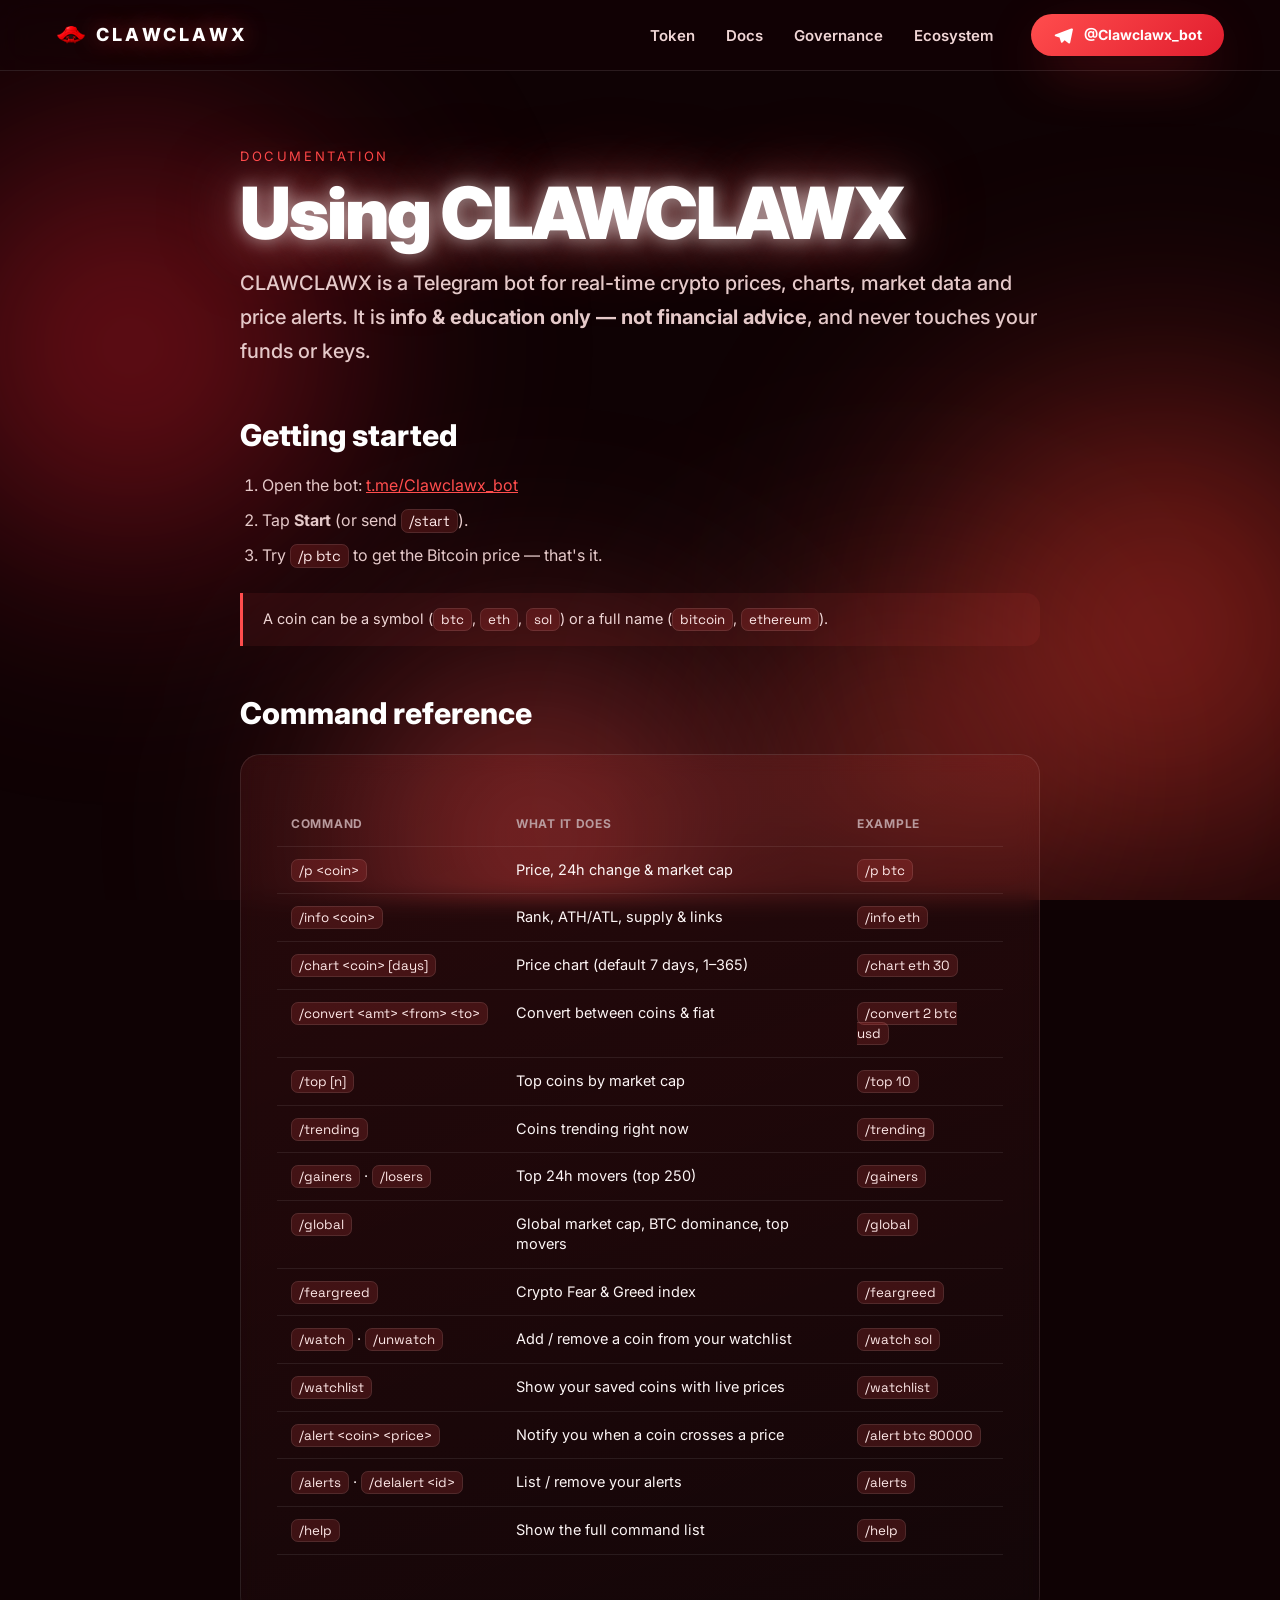
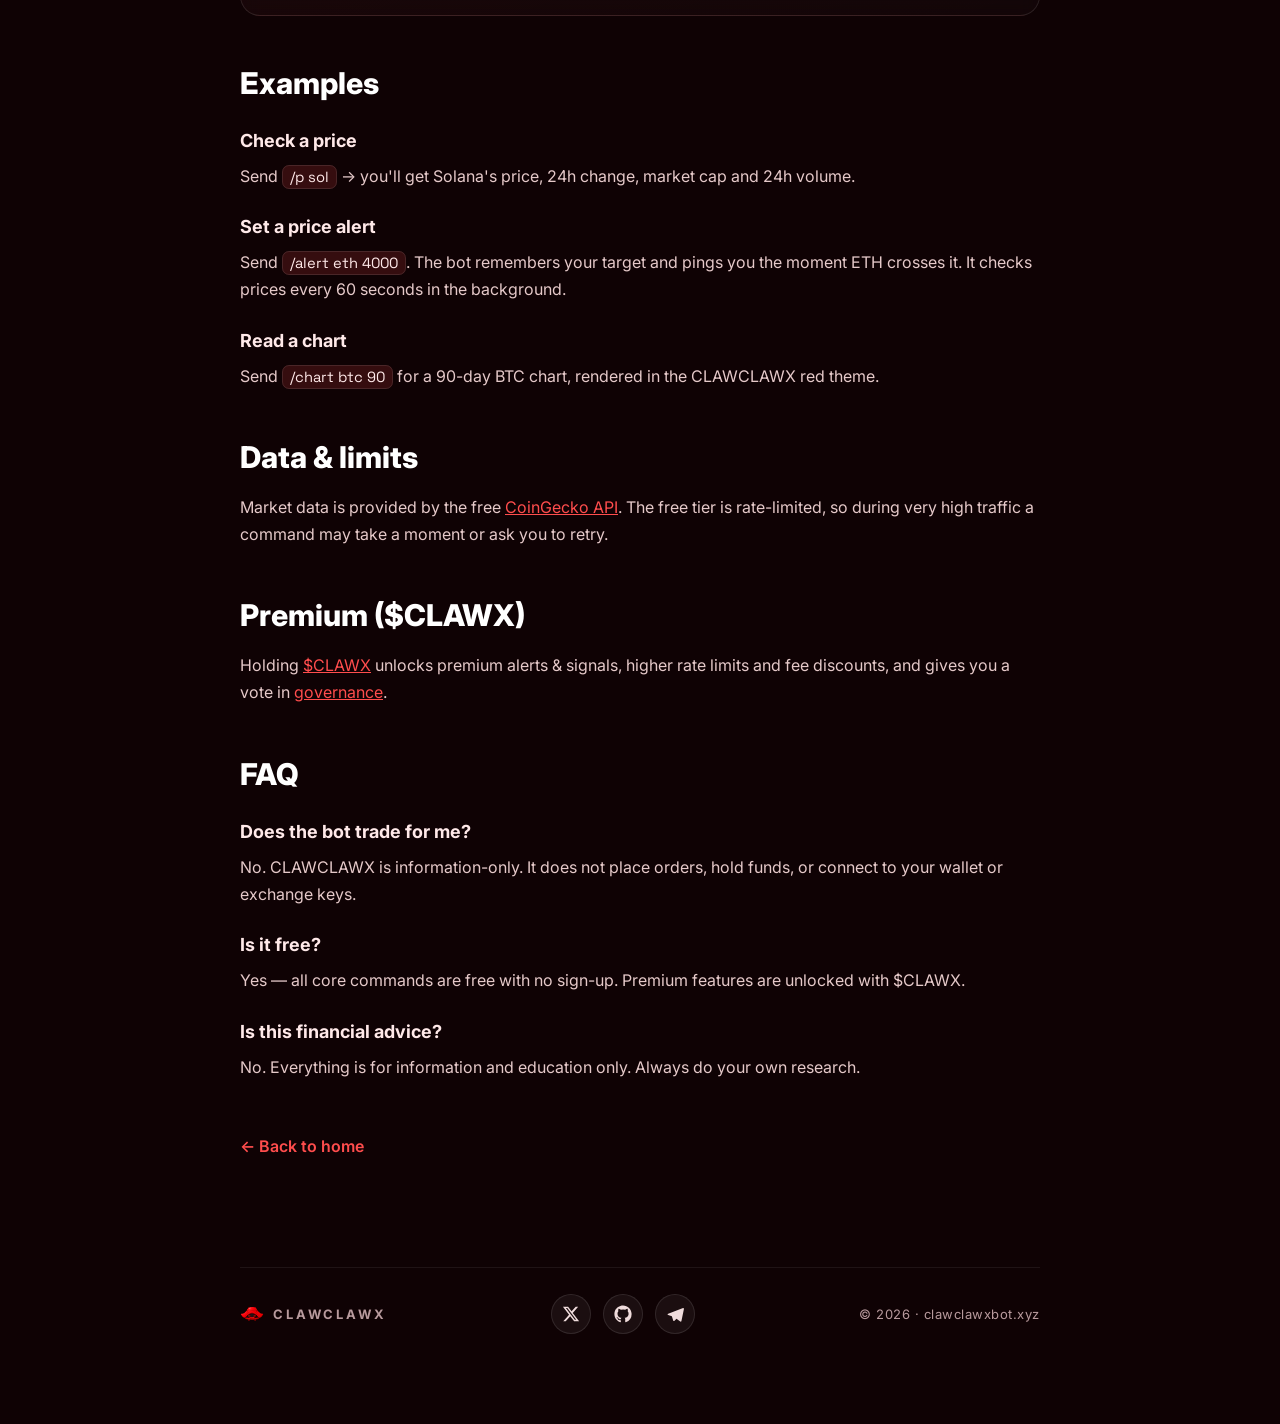
<file: docs.html>
<!DOCTYPE html>
<html lang="en">
<head>
  <meta charset="UTF-8" />
  <meta name="viewport" content="width=device-width, initial-scale=1.0" />
  <title>CLAWCLAWX — Documentation</title>
  <meta name="description" content="How to use the CLAWCLAWX Telegram crypto info bot — commands, examples and FAQ." />
  <link rel="preconnect" href="https://fonts.googleapis.com" />
  <link rel="preconnect" href="https://fonts.gstatic.com" crossorigin />
  <link href="https://fonts.googleapis.com/css2?family=Inter:wght@400;500;600;700;800;900&family=Space+Grotesk:wght@500;600;700&display=swap" rel="stylesheet" />
  <link rel="icon" type="image/png" href="assets/logo.png" />
  <link rel="apple-touch-icon" href="assets/logo.png" />
  <link rel="stylesheet" href="styles.css" />
</head>
<body>
  <!-- ============ NAVBAR ============ -->
  <nav class="nav">
    <a href="index.html" class="nav__brand"><img src="assets/logo.png" alt="" class="nav__logo" />CLAWCLAWX</a>
    <button class="nav__toggle" aria-label="Toggle menu" aria-expanded="false">
      <span></span><span></span><span></span>
    </button>
    <div class="nav__menu">
      <div class="nav__links">
        <a href="index.html#token">Token</a>
        <a href="docs.html">Docs</a>
        <a href="governance.html">Governance</a>
        <a href="index.html#powered">Ecosystem</a>
      </div>
      <a href="https://t.me/Clawclawx_bot" target="_blank" rel="noopener" class="tg-btn nav__cta">
        <svg viewBox="0 0 24 24" class="tg-ic" aria-hidden="true">
          <path d="M21.9 4.3 2.9 11.5c-1.1.4-1 1.6 0 1.9l4.9 1.5 1.8 5.8c.3.8 1.2.9 1.7.3l2.7-2.6 5 3.7c.6.4 1.5.1 1.6-.7L23.9 5.4c.2-1-.7-1.6-1.6-1.2Z"/>
        </svg>
        @Clawclawx_bot
      </a>
    </div>
  </nav>

  <div class="ambient">
    <span class="blob blob--1"></span>
    <span class="blob blob--2"></span>
    <span class="blob blob--3"></span>
    <span class="blob blob--4"></span>
  </div>

  <main class="page">
    <span class="page__eyebrow">Documentation</span>
    <h1 class="glow">Using CLAWCLAWX</h1>
    <p class="page__intro">
      CLAWCLAWX is a Telegram bot for real-time crypto prices, charts, market data
      and price alerts. It is <strong>info &amp; education only — not financial
      advice</strong>, and never touches your funds or keys.
    </p>

    <h2>Getting started</h2>
    <ol>
      <li>Open the bot: <a href="https://t.me/Clawclawx_bot" target="_blank" rel="noopener">t.me/Clawclawx_bot</a></li>
      <li>Tap <strong>Start</strong> (or send <code>/start</code>).</li>
      <li>Try <code>/p btc</code> to get the Bitcoin price — that's it.</li>
    </ol>
    <div class="note">
      A coin can be a symbol (<code>btc</code>, <code>eth</code>, <code>sol</code>)
      or a full name (<code>bitcoin</code>, <code>ethereum</code>).
    </div>

    <h2>Command reference</h2>
    <div class="page__card">
      <table class="cmd-table">
        <thead>
          <tr><th>Command</th><th>What it does</th><th>Example</th></tr>
        </thead>
        <tbody>
          <tr><td><code>/p &lt;coin&gt;</code></td><td>Price, 24h change &amp; market cap</td><td><code>/p btc</code></td></tr>
          <tr><td><code>/info &lt;coin&gt;</code></td><td>Rank, ATH/ATL, supply &amp; links</td><td><code>/info eth</code></td></tr>
          <tr><td><code>/chart &lt;coin&gt; [days]</code></td><td>Price chart (default 7 days, 1–365)</td><td><code>/chart eth 30</code></td></tr>
          <tr><td><code>/convert &lt;amt&gt; &lt;from&gt; &lt;to&gt;</code></td><td>Convert between coins &amp; fiat</td><td><code>/convert 2 btc usd</code></td></tr>
          <tr><td><code>/top [n]</code></td><td>Top coins by market cap</td><td><code>/top 10</code></td></tr>
          <tr><td><code>/trending</code></td><td>Coins trending right now</td><td><code>/trending</code></td></tr>
          <tr><td><code>/gainers</code> · <code>/losers</code></td><td>Top 24h movers (top 250)</td><td><code>/gainers</code></td></tr>
          <tr><td><code>/global</code></td><td>Global market cap, BTC dominance, top movers</td><td><code>/global</code></td></tr>
          <tr><td><code>/feargreed</code></td><td>Crypto Fear &amp; Greed index</td><td><code>/feargreed</code></td></tr>
          <tr><td><code>/watch</code> · <code>/unwatch</code></td><td>Add / remove a coin from your watchlist</td><td><code>/watch sol</code></td></tr>
          <tr><td><code>/watchlist</code></td><td>Show your saved coins with live prices</td><td><code>/watchlist</code></td></tr>
          <tr><td><code>/alert &lt;coin&gt; &lt;price&gt;</code></td><td>Notify you when a coin crosses a price</td><td><code>/alert btc 80000</code></td></tr>
          <tr><td><code>/alerts</code> · <code>/delalert &lt;id&gt;</code></td><td>List / remove your alerts</td><td><code>/alerts</code></td></tr>
          <tr><td><code>/help</code></td><td>Show the full command list</td><td><code>/help</code></td></tr>
        </tbody>
      </table>
    </div>

    <h2>Examples</h2>
    <h3>Check a price</h3>
    <p>Send <code>/p sol</code> → you'll get Solana's price, 24h change, market cap and 24h volume.</p>
    <h3>Set a price alert</h3>
    <p>Send <code>/alert eth 4000</code>. The bot remembers your target and pings you the moment ETH crosses it. It checks prices every 60 seconds in the background.</p>
    <h3>Read a chart</h3>
    <p>Send <code>/chart btc 90</code> for a 90-day BTC chart, rendered in the CLAWCLAWX red theme.</p>

    <h2>Data &amp; limits</h2>
    <p>Market data is provided by the free <a href="https://www.coingecko.com/en/api" target="_blank" rel="noopener">CoinGecko API</a>. The free tier is rate-limited, so during very high traffic a command may take a moment or ask you to retry.</p>

    <h2>Premium ($CLAWX)</h2>
    <p>Holding <a href="index.html#token">$CLAWX</a> unlocks premium alerts &amp; signals, higher rate limits and fee discounts, and gives you a vote in <a href="governance.html">governance</a>.</p>

    <h2>FAQ</h2>
    <h3>Does the bot trade for me?</h3>
    <p>No. CLAWCLAWX is information-only. It does not place orders, hold funds, or connect to your wallet or exchange keys.</p>
    <h3>Is it free?</h3>
    <p>Yes — all core commands are free with no sign-up. Premium features are unlocked with $CLAWX.</p>
    <h3>Is this financial advice?</h3>
    <p>No. Everything is for information and education only. Always do your own research.</p>

    <a href="index.html" class="page__back">&larr; Back to home</a>

    <footer class="foot">
      <span class="brand"><img src="assets/logo.png" alt="" class="brand__logo" />CLAWCLAWX</span>
      <div class="socials">
        <a href="https://x.com/clawclawxbot" target="_blank" rel="noopener" aria-label="X (Twitter)">
          <svg viewBox="0 0 24 24" aria-hidden="true"><path d="M18.244 2.25h3.308l-7.227 8.26 8.502 11.24h-6.66l-5.214-6.817L4.99 21.75H1.68l7.73-8.835L1.254 2.25H8.08l4.713 6.231 5.45-6.231Zm-1.161 17.52h1.833L7.084 4.126H5.117L17.083 19.77Z"/></svg>
        </a>
        <a href="https://github.com/clawclawxbot" target="_blank" rel="noopener" aria-label="GitHub">
          <svg viewBox="0 0 24 24" aria-hidden="true"><path d="M12 .5C5.73.5.5 5.73.5 12c0 5.08 3.29 9.39 7.86 10.91.58.11.79-.25.79-.56 0-.28-.01-1.02-.02-2-3.2.7-3.88-1.54-3.88-1.54-.52-1.33-1.28-1.68-1.28-1.68-1.05-.72.08-.7.08-.7 1.16.08 1.77 1.19 1.77 1.19 1.03 1.77 2.7 1.26 3.36.96.1-.75.4-1.26.73-1.55-2.55-.29-5.23-1.28-5.23-5.69 0-1.26.45-2.29 1.19-3.1-.12-.29-.52-1.46.11-3.05 0 0 .97-.31 3.18 1.18a11 11 0 0 1 5.79 0c2.21-1.49 3.18-1.18 3.18-1.18.63 1.59.23 2.76.11 3.05.74.81 1.19 1.84 1.19 3.1 0 4.42-2.69 5.4-5.25 5.68.41.36.78 1.05.78 2.12 0 1.53-.01 2.77-.01 3.15 0 .31.21.68.8.56A11.51 11.51 0 0 0 23.5 12C23.5 5.73 18.27.5 12 .5Z"/></svg>
        </a>
        <a href="https://t.me/clawclawx" target="_blank" rel="noopener" aria-label="Telegram">
          <svg viewBox="0 0 24 24" aria-hidden="true"><path d="M21.9 4.3 2.9 11.5c-1.1.4-1 1.6 0 1.9l4.9 1.5 1.8 5.8c.3.8 1.2.9 1.7.3l2.7-2.6 5 3.7c.6.4 1.5.1 1.6-.7L23.9 5.4c.2-1-.7-1.6-1.6-1.2Z"/></svg>
        </a>
      </div>
      <span>© 2026 · clawclawxbot.xyz</span>
    </footer>
  </main>

  <script src="script.js"></script>
</body>
</html>
</file>
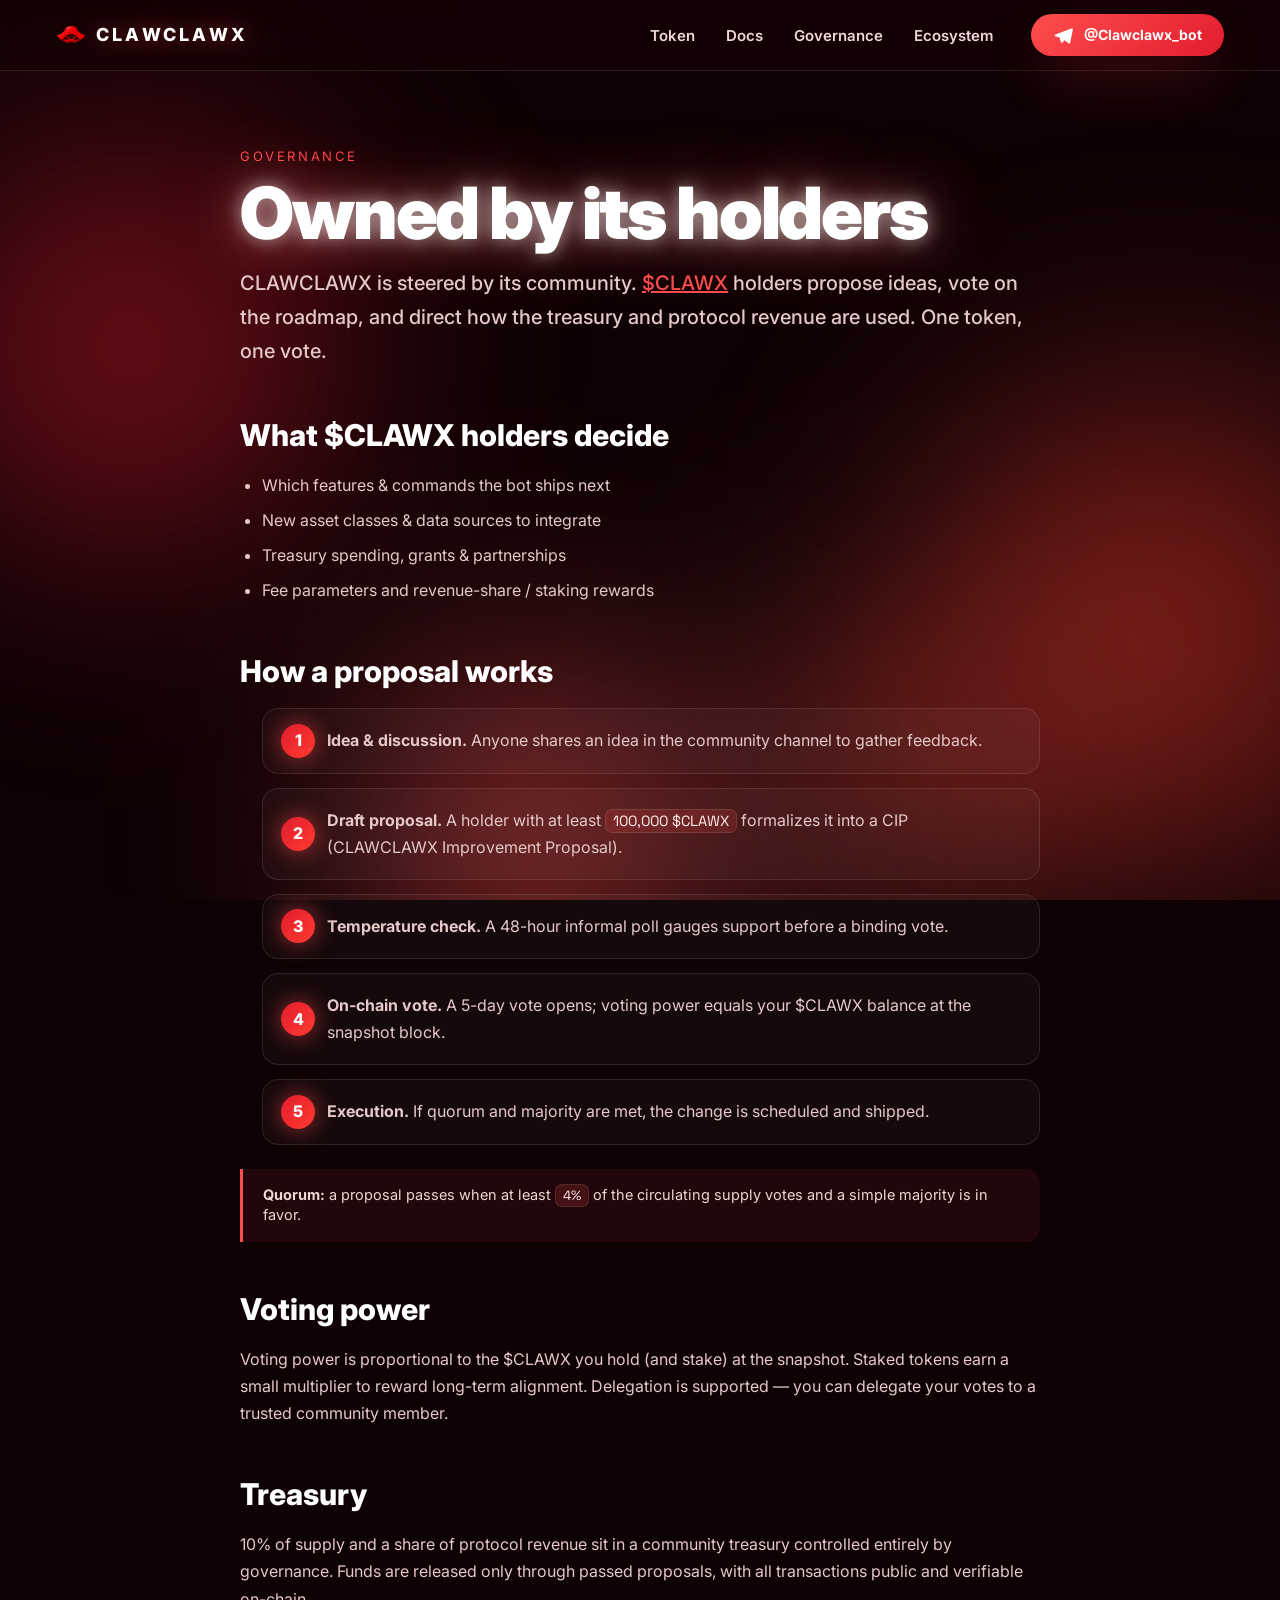
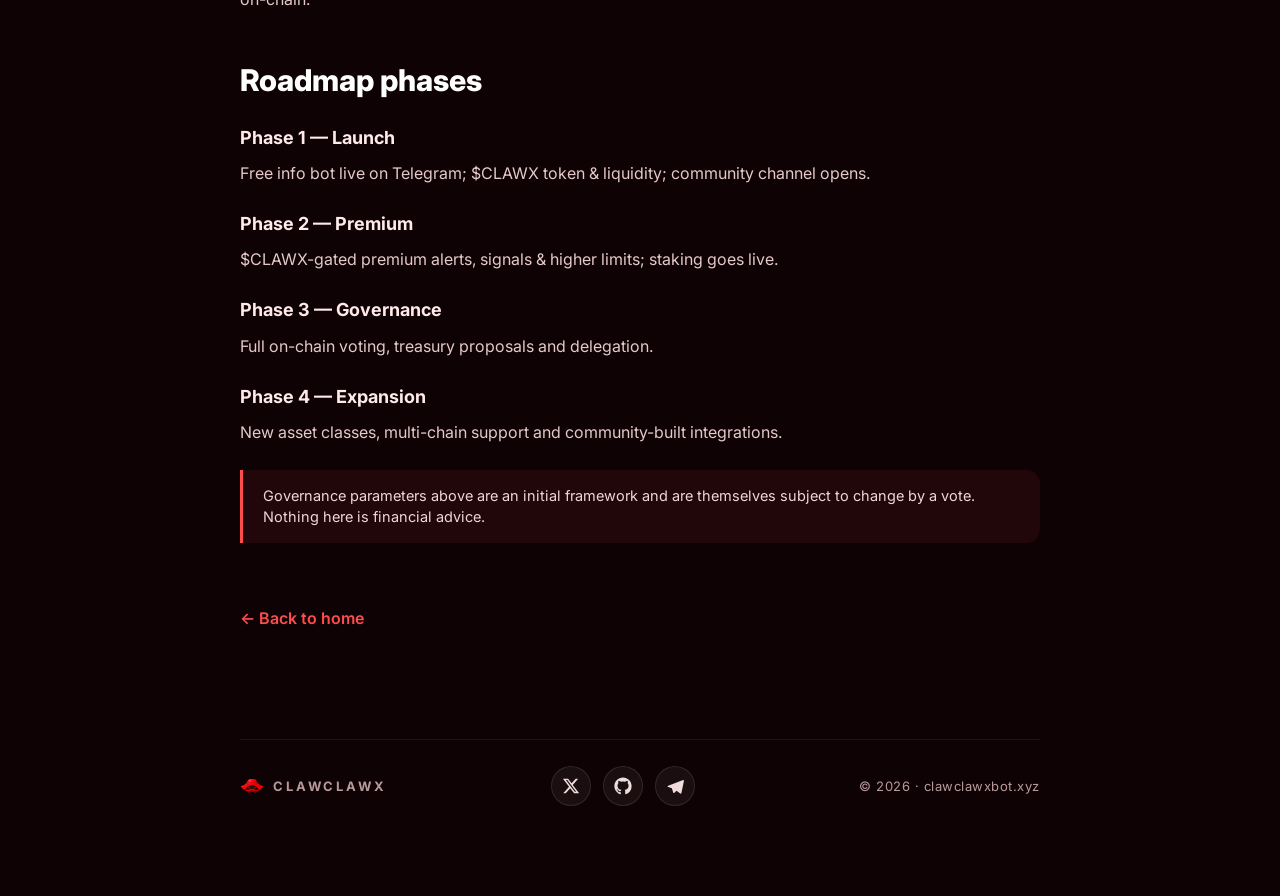
<file: governance.html>
<!DOCTYPE html>
<html lang="en">
<head>
  <meta charset="UTF-8" />
  <meta name="viewport" content="width=device-width, initial-scale=1.0" />
  <title>CLAWCLAWX — Governance</title>
  <meta name="description" content="How CLAWCLAWX governance works — $CLAWX holders propose, vote and steer the roadmap and treasury." />
  <link rel="preconnect" href="https://fonts.googleapis.com" />
  <link rel="preconnect" href="https://fonts.gstatic.com" crossorigin />
  <link href="https://fonts.googleapis.com/css2?family=Inter:wght@400;500;600;700;800;900&family=Space+Grotesk:wght@500;600;700&display=swap" rel="stylesheet" />
  <link rel="icon" type="image/png" href="assets/logo.png" />
  <link rel="apple-touch-icon" href="assets/logo.png" />
  <link rel="stylesheet" href="styles.css" />
</head>
<body>
  <!-- ============ NAVBAR ============ -->
  <nav class="nav">
    <a href="index.html" class="nav__brand"><img src="assets/logo.png" alt="" class="nav__logo" />CLAWCLAWX</a>
    <button class="nav__toggle" aria-label="Toggle menu" aria-expanded="false">
      <span></span><span></span><span></span>
    </button>
    <div class="nav__menu">
      <div class="nav__links">
        <a href="index.html#token">Token</a>
        <a href="docs.html">Docs</a>
        <a href="governance.html">Governance</a>
        <a href="index.html#powered">Ecosystem</a>
      </div>
      <a href="https://t.me/Clawclawx_bot" target="_blank" rel="noopener" class="tg-btn nav__cta">
        <svg viewBox="0 0 24 24" class="tg-ic" aria-hidden="true">
          <path d="M21.9 4.3 2.9 11.5c-1.1.4-1 1.6 0 1.9l4.9 1.5 1.8 5.8c.3.8 1.2.9 1.7.3l2.7-2.6 5 3.7c.6.4 1.5.1 1.6-.7L23.9 5.4c.2-1-.7-1.6-1.6-1.2Z"/>
        </svg>
        @Clawclawx_bot
      </a>
    </div>
  </nav>

  <div class="ambient">
    <span class="blob blob--1"></span>
    <span class="blob blob--2"></span>
    <span class="blob blob--3"></span>
    <span class="blob blob--4"></span>
  </div>

  <main class="page">
    <span class="page__eyebrow">Governance</span>
    <h1 class="glow">Owned by its holders</h1>
    <p class="page__intro">
      CLAWCLAWX is steered by its community. <a href="index.html#token">$CLAWX</a>
      holders propose ideas, vote on the roadmap, and direct how the treasury and
      protocol revenue are used. One token, one vote.
    </p>

    <h2>What $CLAWX holders decide</h2>
    <ul>
      <li>Which features &amp; commands the bot ships next</li>
      <li>New asset classes &amp; data sources to integrate</li>
      <li>Treasury spending, grants &amp; partnerships</li>
      <li>Fee parameters and revenue-share / staking rewards</li>
    </ul>

    <h2>How a proposal works</h2>
    <ol class="gov-steps">
      <li><strong>Idea &amp; discussion.</strong> Anyone shares an idea in the community channel to gather feedback.</li>
      <li><strong>Draft proposal.</strong> A holder with at least <code>100,000 $CLAWX</code> formalizes it into a CIP (CLAWCLAWX Improvement Proposal).</li>
      <li><strong>Temperature check.</strong> A 48-hour informal poll gauges support before a binding vote.</li>
      <li><strong>On-chain vote.</strong> A 5-day vote opens; voting power equals your $CLAWX balance at the snapshot block.</li>
      <li><strong>Execution.</strong> If quorum and majority are met, the change is scheduled and shipped.</li>
    </ol>

    <div class="note">
      <strong>Quorum:</strong> a proposal passes when at least <code>4%</code> of the
      circulating supply votes and a simple majority is in favor.
    </div>

    <h2>Voting power</h2>
    <p>Voting power is proportional to the $CLAWX you hold (and stake) at the snapshot. Staked tokens earn a small multiplier to reward long-term alignment. Delegation is supported — you can delegate your votes to a trusted community member.</p>

    <h2>Treasury</h2>
    <p>10% of supply and a share of protocol revenue sit in a community treasury controlled entirely by governance. Funds are released only through passed proposals, with all transactions public and verifiable on-chain.</p>

    <h2>Roadmap phases</h2>
    <h3>Phase 1 — Launch</h3>
    <p>Free info bot live on Telegram; $CLAWX token &amp; liquidity; community channel opens.</p>
    <h3>Phase 2 — Premium</h3>
    <p>$CLAWX-gated premium alerts, signals &amp; higher limits; staking goes live.</p>
    <h3>Phase 3 — Governance</h3>
    <p>Full on-chain voting, treasury proposals and delegation.</p>
    <h3>Phase 4 — Expansion</h3>
    <p>New asset classes, multi-chain support and community-built integrations.</p>

    <div class="note">
      Governance parameters above are an initial framework and are themselves
      subject to change by a vote. Nothing here is financial advice.
    </div>

    <a href="index.html" class="page__back">&larr; Back to home</a>

    <footer class="foot">
      <span class="brand"><img src="assets/logo.png" alt="" class="brand__logo" />CLAWCLAWX</span>
      <div class="socials">
        <a href="https://x.com/clawclawxbot" target="_blank" rel="noopener" aria-label="X (Twitter)">
          <svg viewBox="0 0 24 24" aria-hidden="true"><path d="M18.244 2.25h3.308l-7.227 8.26 8.502 11.24h-6.66l-5.214-6.817L4.99 21.75H1.68l7.73-8.835L1.254 2.25H8.08l4.713 6.231 5.45-6.231Zm-1.161 17.52h1.833L7.084 4.126H5.117L17.083 19.77Z"/></svg>
        </a>
        <a href="https://github.com/clawclawxbot" target="_blank" rel="noopener" aria-label="GitHub">
          <svg viewBox="0 0 24 24" aria-hidden="true"><path d="M12 .5C5.73.5.5 5.73.5 12c0 5.08 3.29 9.39 7.86 10.91.58.11.79-.25.79-.56 0-.28-.01-1.02-.02-2-3.2.7-3.88-1.54-3.88-1.54-.52-1.33-1.28-1.68-1.28-1.68-1.05-.72.08-.7.08-.7 1.16.08 1.77 1.19 1.77 1.19 1.03 1.77 2.7 1.26 3.36.96.1-.75.4-1.26.73-1.55-2.55-.29-5.23-1.28-5.23-5.69 0-1.26.45-2.29 1.19-3.1-.12-.29-.52-1.46.11-3.05 0 0 .97-.31 3.18 1.18a11 11 0 0 1 5.79 0c2.21-1.49 3.18-1.18 3.18-1.18.63 1.59.23 2.76.11 3.05.74.81 1.19 1.84 1.19 3.1 0 4.42-2.69 5.4-5.25 5.68.41.36.78 1.05.78 2.12 0 1.53-.01 2.77-.01 3.15 0 .31.21.68.8.56A11.51 11.51 0 0 0 23.5 12C23.5 5.73 18.27.5 12 .5Z"/></svg>
        </a>
        <a href="https://t.me/clawclawx" target="_blank" rel="noopener" aria-label="Telegram">
          <svg viewBox="0 0 24 24" aria-hidden="true"><path d="M21.9 4.3 2.9 11.5c-1.1.4-1 1.6 0 1.9l4.9 1.5 1.8 5.8c.3.8 1.2.9 1.7.3l2.7-2.6 5 3.7c.6.4 1.5.1 1.6-.7L23.9 5.4c.2-1-.7-1.6-1.6-1.2Z"/></svg>
        </a>
      </div>
      <span>© 2026 · clawclawxbot.xyz</span>
    </footer>
  </main>

  <script src="script.js"></script>
</body>
</html>
</file>
<file: styles.css>
/* ============================================================
   CLAWCLAWX — Crypto Intelligence Bot
   Dark glassmorphism · red neon glow · frosted display type
   ============================================================ */

:root {
  --bg: #0f0204;
  --panel: #150305;
  --ink: #fdf5f5;
  --muted: #b89a9d;
  --blue: #e11d2e;
  --blue-bright: #ff4d4d;
  --violet: #ff3b30;
  --cyan: #ff453a;
  --glass: rgba(255, 255, 255, 0.04);
  --glass-brd: rgba(255, 255, 255, 0.10);
  --radius: 22px;
  --maxw: 1180px;
}

* { box-sizing: border-box; margin: 0; padding: 0; }

html { scroll-behavior: smooth; scroll-padding-top: 86px; }

body {
  background: var(--bg);
  color: var(--ink);
  font-family: "Inter", system-ui, -apple-system, sans-serif;
  -webkit-font-smoothing: antialiased;
  overflow-x: hidden;
  position: relative;
  line-height: 1.4;
}

/* ---------- ambient animated glow blobs ---------- */
.ambient {
  position: fixed;
  inset: 0;
  z-index: 0;
  pointer-events: none;
  overflow: hidden;
}
.blob {
  position: absolute;
  border-radius: 50%;
  filter: blur(90px);
  opacity: 0.55;
  mix-blend-mode: screen;
}
.blob--1 { width: 620px; height: 620px; left: -180px; top: 4%;
  background: radial-gradient(circle, var(--blue) 0%, transparent 70%);
  animation: drift1 22s ease-in-out infinite; }
.blob--2 { width: 720px; height: 720px; right: -240px; top: 30%;
  background: radial-gradient(circle, var(--violet) 0%, transparent 70%);
  animation: drift2 28s ease-in-out infinite; }
.blob--3 { width: 560px; height: 560px; left: 20%; top: 62%;
  background: radial-gradient(circle, var(--blue-bright) 0%, transparent 70%);
  animation: drift1 26s ease-in-out infinite reverse; }
.blob--4 { width: 500px; height: 500px; right: 10%; bottom: -120px;
  background: radial-gradient(circle, var(--cyan) 0%, transparent 70%);
  opacity: 0.35;
  animation: drift2 24s ease-in-out infinite; }

@keyframes drift1 {
  0%,100% { transform: translate(0,0) scale(1); }
  50%     { transform: translate(80px,-60px) scale(1.15); }
}
@keyframes drift2 {
  0%,100% { transform: translate(0,0) scale(1); }
  50%     { transform: translate(-90px,70px) scale(1.1); }
}

main { position: relative; z-index: 1; }

/* ---------- generic section ---------- */
.section {
  position: relative;
  width: 100%;
  max-width: 1480px;
  margin: 0 auto;
  padding: clamp(44px, 7vw, 104px) clamp(24px, 6vw, 90px);
}

/* ============================================================
   Per-section full-width background images  (READY TO USE)
   ------------------------------------------------------------
   Drop an image into the assets/ folder named "bg.jpg" and it
   applies to EVERY section automatically (full width, covered).
   Want a different image per section? Uncomment the block below
   and add files like assets/hero.jpg, assets/topics.jpg, etc.
   While a file is missing nothing breaks — it just stays empty.
   ============================================================ */
:root { --bg-img: url("assets/bg.jpg"); }

.section::before {
  content: "";
  position: absolute;
  top: 0;
  bottom: 0;
  left: 50%;
  width: 100vw;
  transform: translateX(-50%);
  background-image: var(--bg-img, none);
  background-size: cover;
  background-position: center;
  background-repeat: no-repeat;
  z-index: -1;
  pointer-events: none;
}

/* OPTIONAL — a different background per section:
#hero     { --bg-img: url("assets/hero.jpg"); }
#intro    { --bg-img: url("assets/intro.jpg"); }
#topics   { --bg-img: url("assets/topics.jpg"); }
#audience { --bg-img: url("assets/audience.jpg"); }
#reasons  { --bg-img: url("assets/reasons.jpg"); }
#perks    { --bg-img: url("assets/perks.jpg"); }
#cta      { --bg-img: url("assets/cta.jpg"); }
*/

/* full-bleed sections — no framed box, continuous background */
.panel {
  position: relative;
}
.panel--center { display: grid; place-items: center; }

.panel__chrome {
  display: flex;
  justify-content: space-between;
  font-size: 13px;
  letter-spacing: 0.18em;
  color: var(--muted);
  text-transform: uppercase;
  margin-bottom: 10px;
}
.brand { font-weight: 700; letter-spacing: 0.22em; }

/* ============================================================
   Frosted glowing display type
   ============================================================ */
.glow {
  color: #fff;
  text-shadow:
    0 0 18px rgba(255,255,255,0.55),
    0 0 50px rgba(255,170,170,0.55),
    0 0 90px rgba(225,29,46,0.45);
}

.big-title {
  font-size: clamp(44px, 8.5vw, 118px);
  font-weight: 800;
  letter-spacing: -0.02em;
  line-height: 0.92;
  text-transform: capitalize;
}
.big-title.stacked span { display: block; }
.big-title.center { text-align: center; }
/* second span gets a soft frosted blur, like the reference */
.big-title span:last-child { filter: blur(1.5px); opacity: 0.92; }
.big-title.center span:last-child,
.big-title span:first-child { filter: none; opacity: 1; }

/* ============================================================
   HERO
   ============================================================ */
.hero {
  min-height: 86vh;
  display: flex;
  align-items: center;
  padding-top: clamp(110px, 13vh, 170px);
}
.hero__inner {
  width: 100%;
  display: grid;
  grid-template-columns: 1.15fr 0.85fr;
  gap: 30px;
  align-items: center;
}
.hero__title {
  font-size: clamp(58px, 13vw, 168px);
  font-weight: 900;
  line-height: 0.88;
  letter-spacing: -0.04em;
}
.hero__title span { display: block; }
.hero__title span:last-child { filter: blur(2px); opacity: 0.9; }
.hero__subtitle {
  margin: 28px 0 30px;
  font-size: clamp(15px, 1.8vw, 21px);
  color: #f0dcdc;
  font-weight: 500;
  max-width: 30ch;
}

.pill-row { display: flex; gap: 14px; flex-wrap: wrap; }
.pill {
  display: inline-flex;
  align-items: center;
  gap: 9px;
  padding: 11px 18px;
  border-radius: 999px;
  background: var(--glass);
  border: 1px solid var(--glass-brd);
  backdrop-filter: blur(8px);
  font-size: 14px;
  font-weight: 600;
  color: #f6e2e2;
}
.ic {
  width: 17px; height: 17px;
  fill: none; stroke: currentColor; stroke-width: 1.7;
  stroke-linecap: round; stroke-linejoin: round;
}

/* ---- Telegram CTA button ---- */
.tg-btn {
  display: inline-flex;
  align-items: center;
  gap: 11px;
  margin-top: 28px;
  padding: 15px 30px;
  border-radius: 999px;
  font-size: 16px;
  font-weight: 700;
  color: #fff;
  text-decoration: none;
  background: linear-gradient(135deg, #ff4d4d, #e11d2e);
  box-shadow: 0 20px 56px -16px rgba(235,50,55,0.85);
  transition: transform .25s ease, box-shadow .25s ease;
}
.tg-btn:hover {
  transform: translateY(-3px);
  box-shadow: 0 28px 70px -16px rgba(245,70,60,1);
}
.tg-ic { width: 20px; height: 20px; fill: #fff; }
.tg-btn--lg { margin-top: 0; padding: 17px 38px; font-size: 17px; }


/* ============================================================
   INTRO + STATS + SPEAKERS
   ============================================================ */
.stats {
  position: relative;
  height: clamp(90px, 14vw, 150px);
  margin: 8px 0 14px;
}
.stat-badge {
  position: absolute;
  left: var(--x); top: var(--y);
  display: inline-flex;
  align-items: center;
  gap: 8px;
  padding: 9px 15px;
  border-radius: 999px;
  background: rgba(255,255,255,0.05);
  border: 1px solid var(--glass-brd);
  backdrop-filter: blur(10px);
  font-size: 13px;
  font-weight: 700;
  color: #f3dede;
  box-shadow: 0 8px 30px -10px rgba(150,15,28,0.5);
}
.stat-badge .ic { width: 14px; height: 14px; color: var(--blue-bright); }

.intro__copy { max-width: 760px; margin: 6px 0 50px; }
.lead {
  font-size: clamp(20px, 3vw, 34px);
  font-weight: 600;
  line-height: 1.22;
  letter-spacing: -0.01em;
}
.lead--muted { color: var(--muted); margin-top: 18px; }

.speakers {
  display: grid;
  grid-template-columns: repeat(4, 1fr);
  gap: 22px;
}
.speaker { display: flex; gap: 13px; align-items: flex-start; }
.speaker h4 { font-size: 15px; font-weight: 700; }
.speaker p { font-size: 12.5px; color: var(--muted); margin-top: 3px; line-height: 1.35; }
.avatar {
  flex: 0 0 auto;
  width: 48px; height: 48px;
  border-radius: 50%;
  background: linear-gradient(140deg, #e11d2e, #ff3b30);
  border: 1px solid rgba(255,255,255,0.15);
  display: grid; place-items: center;
  position: relative;
  box-shadow: 0 6px 20px -6px rgba(225,29,46,0.6);
}
.avatar::after {
  content: attr(data-initials);
  font-size: 22px; font-weight: 800; color: #fff;
  text-shadow: 0 1px 4px rgba(0,0,0,0.4);
}
.avatar--b { background: linear-gradient(140deg, #ff453a, #e11d2e); }
.avatar--c { background: linear-gradient(140deg, #ff3b30, #ffc9c9); }
.avatar--d { background: linear-gradient(140deg, #a30f1c, #ff453a); }

/* ============================================================
   KEY TOPICS — staggered glass cards
   ============================================================ */
#topics .big-title { margin: 6px 0 38px; }
.topic-grid {
  display: grid;
  grid-template-columns: repeat(5, 1fr);
  gap: 16px;
  align-items: start;
}
.topic-card {
  position: relative;
  min-height: 200px;
  border-radius: var(--radius);
  padding: 18px;
  background:
    linear-gradient(160deg, rgba(225,29,46,0.16), rgba(255,255,255,0.02));
  border: 1px solid var(--glass-brd);
  backdrop-filter: blur(10px);
  display: flex;
  flex-direction: column;
  justify-content: space-between;
  box-shadow: 0 24px 60px -30px rgba(150,15,28,0.6),
              inset 0 1px 0 rgba(255,255,255,0.06);
  transition: transform .35s ease, box-shadow .35s ease;
}
.topic-card:hover {
  transform: translateY(-8px);
  box-shadow: 0 34px 80px -28px rgba(225,29,46,0.8);
}
.topic-num {
  font-family: "Space Grotesk", ui-monospace, monospace;
  font-size: 15px;
  font-weight: 700;
  color: var(--blue-bright);
  text-shadow: 0 0 18px rgba(255,77,77,0.6);
}
.topic-card p { font-size: 15px; font-weight: 600; line-height: 1.28; }
/* vertical staggering like the reference collage */
.topic-grid .t1 { margin-top: 0; }
.topic-grid .t2 { margin-top: 40px; }
.topic-grid .t3 { margin-top: 80px; }
.topic-grid .t4 { margin-top: 40px; }
.topic-grid .t5 { margin-top: 0; }

/* ============================================================
   WHO IS IT FOR — floating pills around title
   ============================================================ */
.audience {
  position: relative;
  width: 100%;
  padding: clamp(40px, 8vw, 90px) 0;
  text-align: center;
  min-height: 380px;
  display: grid;
  place-items: center;
}
.audience .big-title { position: relative; z-index: 1; }
.float-pill {
  position: absolute;
  padding: 13px 22px;
  border-radius: 999px;
  background: rgba(255,255,255,0.05);
  border: 1px solid var(--glass-brd);
  backdrop-filter: blur(10px);
  font-size: clamp(13px, 1.5vw, 16px);
  font-weight: 600;
  white-space: nowrap;
  box-shadow: 0 10px 34px -14px rgba(150,15,28,0.6);
  z-index: 2;
  animation: bob 6s ease-in-out infinite;
}
.fp1 { top: 6%;  left: 50%; transform: translateX(-50%); }
.fp2 { top: 22%; left: 4%; animation-delay: .6s; }
.fp3 { top: 22%; right: 4%; animation-delay: 1.2s; }
.fp4 { bottom: 22%; right: 6%; animation-delay: .9s; }
.fp5 { bottom: 18%; left: 8%; animation-delay: 1.5s; }
@keyframes bob {
  0%,100% { transform: translateY(0); }
  50%     { transform: translateY(-10px); }
}
.fp1 { animation-name: bobX; }
@keyframes bobX {
  0%,100% { transform: translateX(-50%) translateY(0); }
  50%     { transform: translateX(-50%) translateY(-10px); }
}

/* ============================================================
   REASONS — tall capsule cards
   ============================================================ */
#reasons .big-title { margin: 6px 0 50px; }
.reason-row {
  display: grid;
  grid-template-columns: repeat(5, 1fr);
  gap: 20px;
  align-items: start;
}
/* two separate shapes per item: round circle on top + long oval below */
.reason {
  display: flex;
  flex-direction: column;
  align-items: center;
  gap: 14px;
  transition: transform .35s ease;
}
.reason:hover { transform: translateY(-8px); }

/* TOP: a clean round circle (number) — dark fill, thin glowing blue ring */
.reason-num {
  width: clamp(64px, 8vw, 100px);
  aspect-ratio: 1;
  border-radius: 50%;
  display: grid;
  place-items: center;
  font-size: clamp(28px, 4.4vw, 52px);
  font-weight: 800;
  color: #fff;
  line-height: 1;
  background: radial-gradient(circle at 50% 38%, #220406, #140305 76%);
  border: 1px solid rgba(255,165,160,0.35);
  box-shadow: 0 0 38px rgba(225,29,46,0.5),
              inset 0 0 22px rgba(225,29,46,0.28);
  text-shadow: 0 0 20px rgba(255,180,175,0.85);
}

/* BOTTOM: a tall elongated oval/pill (text) — dark fill, blue glow ring */
.reason p {
  width: 100%;
  min-height: clamp(200px, 25vw, 270px);
  display: flex;
  align-items: center;
  justify-content: center;
  text-align: center;
  padding: 28px 20px;
  border-radius: 140px;
  font-size: 13.5px;
  font-weight: 600;
  color: #f2dcdc;
  line-height: 1.34;
  background:
    radial-gradient(120% 60% at 50% 100%, rgba(235,60,60,0.4), transparent 64%),
    linear-gradient(180deg, rgba(40,8,12,0.5), rgba(16,3,6,0.9));
  border: 1px solid rgba(255,170,170,0.28);
  backdrop-filter: blur(8px);
  box-shadow: 0 46px 110px -46px rgba(225,29,46,0.8),
              inset 0 0 60px rgba(225,29,46,0.16);
}

/* ============================================================
   PERKS — title + arrow list
   ============================================================ */
.perks {
  display: grid;
  grid-template-columns: 0.9fr 1.1fr;
  gap: 40px;
  align-items: center;
  padding: clamp(20px, 4vw, 40px) 0;
}
.perk-list { list-style: none; display: flex; flex-direction: column; gap: 22px; }
.perk-list li {
  display: flex;
  align-items: center;
  gap: 16px;
  font-size: clamp(16px, 2vw, 22px);
  font-weight: 600;
  color: #f8e6e6;
  padding-bottom: 16px;
  border-bottom: 1px solid rgba(255,255,255,0.07);
}
.arrow {
  color: var(--blue-bright);
  font-size: 1.2em;
  text-shadow: 0 0 16px rgba(255,77,77,0.8);
}

/* ============================================================
   CTA / FOOTER
   ============================================================ */
.cta {
  text-align: center;
  padding-top: clamp(60px, 10vw, 120px);
  padding-bottom: clamp(40px, 6vw, 80px);
}
.cta__title {
  font-size: clamp(40px, 8vw, 96px);
  font-weight: 900;
  line-height: 0.95;
  letter-spacing: -0.03em;
}
.cta__sub { margin: 22px 0 34px; color: var(--muted); font-size: clamp(14px,1.8vw,18px); font-weight: 600; }
.cta__btn {
  display: inline-block;
  padding: 16px 40px;
  border-radius: 999px;
  font-weight: 700;
  font-size: 16px;
  color: #fff;
  text-decoration: none;
  background: linear-gradient(135deg, #e11d2e, #ff3b30);
  box-shadow: 0 20px 60px -16px rgba(225,29,46,0.9);
  transition: transform .25s ease, box-shadow .25s ease;
}
.cta__btn:hover { transform: translateY(-3px); box-shadow: 0 28px 70px -16px rgba(255,77,77,1); }

.foot {
  margin-top: clamp(60px, 9vw, 110px);
  display: flex;
  justify-content: space-between;
  align-items: center;
  font-size: 13px;
  color: var(--muted);
  letter-spacing: 0.04em;
  border-top: 1px solid rgba(255,255,255,0.07);
  padding-top: 26px;
}

/* ============================================================
   Scroll reveal
   ============================================================ */
.section { opacity: 0; transform: translateY(36px); transition: opacity .8s ease, transform .8s ease; }
.section.in { opacity: 1; transform: none; }
.hero { opacity: 1; transform: none; }

/* ============================================================
   Responsive
   ============================================================ */
@media (max-width: 900px) {
  .hero__inner { grid-template-columns: 1fr; }
  .speakers { grid-template-columns: repeat(2, 1fr); }
  .topic-grid { grid-template-columns: repeat(2, 1fr); }
  .topic-grid .topic-card { margin-top: 0 !important; }
  .reason-row { grid-template-columns: repeat(2, 1fr); }
  .perks { grid-template-columns: 1fr; }
  .float-pill { position: static; display: inline-block; margin: 6px; animation: none; }
  .audience { display: block; }
  .audience .big-title { margin: 24px 0; }
}
@media (max-width: 520px) {
  .speakers, .topic-grid, .reason-row { grid-template-columns: 1fr; }
  .foot { flex-direction: column; gap: 10px; }
}

@media (prefers-reduced-motion: reduce) {
  *, *::before, *::after { animation: none !important; }
  html { scroll-behavior: auto; }
}

/* ============================================================
   NAVBAR
   ============================================================ */
.nav {
  position: fixed;
  top: 0; left: 0; right: 0;
  z-index: 50;
  display: flex;
  align-items: center;
  justify-content: space-between;
  gap: 20px;
  padding: 14px clamp(20px, 5vw, 56px);
  background: rgba(20, 3, 6, 0.55);
  border-bottom: 1px solid var(--glass-brd);
  backdrop-filter: blur(16px);
  -webkit-backdrop-filter: blur(16px);
}
.nav__brand {
  font-weight: 800;
  letter-spacing: 0.18em;
  font-size: 18px;
  color: #fff;
  text-decoration: none;
  text-shadow: 0 0 22px rgba(255,77,77,0.6);
}
.nav__menu {
  display: flex;
  align-items: center;
  gap: clamp(18px, 3vw, 40px);
}
.nav__links {
  display: flex;
  align-items: center;
  gap: clamp(16px, 2.4vw, 34px);
}
.nav__links a {
  color: #f0d6d6;
  text-decoration: none;
  font-size: 15px;
  font-weight: 600;
  transition: color .2s ease;
}
.nav__links a:hover { color: #fff; }
.nav__cta { margin-top: 0; padding: 11px 22px; font-size: 14px; }
.nav__toggle {
  display: none;
  flex-direction: column;
  gap: 5px;
  background: none;
  border: 0;
  cursor: pointer;
  padding: 6px;
}
.nav__toggle span {
  width: 24px; height: 2px;
  background: #fff;
  border-radius: 2px;
  transition: transform .25s ease, opacity .25s ease;
}

/* ============================================================
   TOKEN  $SYND
   ============================================================ */
.token__head { max-width: 760px; margin-bottom: 36px; }
.token__ticker {
  display: inline-block;
  margin-bottom: 16px;
  padding: 7px 16px;
  border-radius: 999px;
  font-weight: 800;
  letter-spacing: 0.12em;
  font-size: 14px;
  color: #fff;
  background: linear-gradient(135deg, #ff4d4d, #ff3b30);
  box-shadow: 0 10px 34px -10px rgba(255,77,77,0.8);
}
.token__lead {
  margin-top: 20px;
  font-size: clamp(16px, 2vw, 20px);
  color: #e8c9c9;
  font-weight: 500;
  line-height: 1.45;
}
.token__stats {
  display: grid;
  grid-template-columns: repeat(4, 1fr);
  gap: 16px;
  margin-bottom: 22px;
}
.tk-card {
  display: flex;
  flex-direction: column;
  gap: 8px;
  padding: 22px;
  border-radius: var(--radius);
  background: linear-gradient(160deg, rgba(255,77,77,0.16), rgba(255,255,255,0.02));
  border: 1px solid var(--glass-brd);
  backdrop-filter: blur(10px);
  box-shadow: inset 0 1px 0 rgba(255,255,255,0.06);
}
.tk-k { font-size: 12.5px; letter-spacing: 0.08em; text-transform: uppercase; color: var(--muted); }
.tk-v { font-size: clamp(18px, 2.4vw, 26px); font-weight: 800; color: #fff; }

.token__contract {
  display: flex;
  align-items: center;
  flex-wrap: wrap;
  gap: 14px;
  padding: 18px 22px;
  border-radius: var(--radius);
  background: rgba(255,255,255,0.04);
  border: 1px solid var(--glass-brd);
  margin-bottom: 30px;
}
.token__contract code {
  flex: 1;
  min-width: 200px;
  font-family: "Space Grotesk", ui-monospace, monospace;
  font-size: 14px;
  color: #f0d6d6;
  word-break: break-all;
}
.copy-btn {
  padding: 10px 20px;
  border-radius: 999px;
  border: 1px solid var(--glass-brd);
  background: rgba(255,77,77,0.18);
  color: #fff;
  font-weight: 700;
  font-size: 13px;
  cursor: pointer;
  transition: background .2s ease;
}
.copy-btn:hover { background: rgba(255,77,77,0.35); }

.token__grid {
  display: grid;
  grid-template-columns: 1fr 1fr;
  gap: 36px;
}
.token__split h3, .token__util h3 {
  font-size: 18px;
  font-weight: 800;
  margin-bottom: 18px;
  color: #fff;
}
.dist { list-style: none; display: flex; flex-direction: column; gap: 16px; }
.dist li {
  display: grid;
  grid-template-columns: 1fr 1.4fr auto;
  align-items: center;
  gap: 14px;
  font-size: 14px;
  color: #f0d6d6;
  font-weight: 600;
}
.dist b { color: #fff; font-weight: 800; }
.bar {
  height: 10px;
  border-radius: 999px;
  background: rgba(255,255,255,0.07);
  position: relative;
  overflow: hidden;
}
.bar::after {
  content: "";
  position: absolute;
  inset: 0;
  width: var(--p);
  border-radius: 999px;
  background: linear-gradient(90deg, #e11d2e, #ff3b30);
  box-shadow: 0 0 18px rgba(255,77,77,0.7);
}
.util { list-style: none; display: flex; flex-direction: column; gap: 16px; }
.util li {
  display: flex;
  align-items: center;
  gap: 14px;
  font-size: 15.5px;
  font-weight: 600;
  color: #f8e2e2;
}
.token__cta { display: flex; gap: 16px; flex-wrap: wrap; margin-top: 28px; }
.ghost-btn {
  display: inline-flex;
  align-items: center;
  padding: 17px 32px;
  border-radius: 999px;
  font-weight: 700;
  font-size: 16px;
  text-decoration: none;
  color: #fff;
  border: 1px solid var(--glass-brd);
  background: rgba(255,255,255,0.04);
  transition: background .2s ease, transform .2s ease;
}
.ghost-btn:hover { background: rgba(255,255,255,0.09); transform: translateY(-2px); }

/* ============================================================
   POWERED BY
   ============================================================ */
.powered { text-align: center; }
.powered__label {
  font-size: 13px;
  letter-spacing: 0.22em;
  text-transform: uppercase;
  color: var(--muted);
  margin-bottom: 22px;
}
.powered__row {
  display: flex;
  flex-wrap: wrap;
  justify-content: center;
  gap: 14px;
}
.pw {
  padding: 12px 22px;
  border-radius: 999px;
  background: rgba(255,255,255,0.04);
  border: 1px solid var(--glass-brd);
  backdrop-filter: blur(8px);
  font-size: 15px;
  font-weight: 600;
  color: #f0d6d6;
}

/* ============================================================
   Responsive — navbar + token
   ============================================================ */
@media (max-width: 860px) {
  .nav__toggle { display: flex; }
  .nav__menu {
    position: fixed;
    top: 62px; right: 12px; left: 12px;
    flex-direction: column;
    align-items: stretch;
    gap: 16px;
    padding: 20px;
    border-radius: 20px;
    background: rgba(20, 3, 6, 0.96);
    border: 1px solid var(--glass-brd);
    backdrop-filter: blur(16px);
    transform: translateY(-12px);
    opacity: 0;
    pointer-events: none;
    transition: opacity .25s ease, transform .25s ease;
  }
  .nav.open .nav__menu { opacity: 1; transform: none; pointer-events: auto; }
  .nav__links { flex-direction: column; align-items: flex-start; gap: 16px; }
  .nav__cta { width: 100%; justify-content: center; }
  .token__stats { grid-template-columns: repeat(2, 1fr); }
  .token__grid { grid-template-columns: 1fr; gap: 28px; }
}
@media (max-width: 520px) {
  .token__stats { grid-template-columns: 1fr; }
  .dist li { grid-template-columns: 1fr auto; }
  .dist .bar { display: none; }
}

/* ============================================================
   DOC / GOVERNANCE PAGES
   ============================================================ */
.page {
  max-width: 920px;
  margin: 0 auto;
  padding: clamp(120px, 16vh, 180px) clamp(22px, 6vw, 60px) 90px;
  position: relative;
  z-index: 1;
}
.page__eyebrow {
  display: inline-block;
  margin-bottom: 14px;
  font-size: 13px;
  letter-spacing: 0.2em;
  text-transform: uppercase;
  color: var(--blue-bright);
}
.page h1 {
  font-size: clamp(38px, 7vw, 72px);
  font-weight: 900;
  letter-spacing: -0.03em;
  line-height: 0.95;
  margin-bottom: 18px;
}
.page__intro {
  font-size: clamp(16px, 2vw, 20px);
  color: #e8c9c9;
  font-weight: 500;
  line-height: 1.5;
  margin-bottom: 44px;
  max-width: 70ch;
}
.page h2 {
  font-size: clamp(22px, 3vw, 30px);
  font-weight: 800;
  margin: 46px 0 16px;
  color: #fff;
}
.page h3 { font-size: 18px; font-weight: 700; margin: 24px 0 10px; color: #ffe9e9; }
.page p { color: #e5c9c9; line-height: 1.7; margin-bottom: 14px; }
.page ul, .page ol { color: #e5c9c9; line-height: 1.7; margin: 0 0 16px 22px; }
.page li { margin-bottom: 8px; }
.page a { color: var(--blue-bright); }
.page code {
  font-family: "Space Grotesk", ui-monospace, monospace;
  background: rgba(255,77,77,0.16);
  border: 1px solid var(--glass-brd);
  border-radius: 7px;
  padding: 2px 7px;
  font-size: 0.92em;
  color: #ffe9e9;
}
.page__card {
  background: linear-gradient(160deg, rgba(255,77,77,0.10), rgba(255,255,255,0.02));
  border: 1px solid var(--glass-brd);
  border-radius: 20px;
  padding: clamp(22px, 4vw, 36px);
  backdrop-filter: blur(10px);
  margin: 20px 0;
}
.cmd-table { width: 100%; border-collapse: collapse; margin: 12px 0 24px; }
.cmd-table th, .cmd-table td {
  text-align: left;
  padding: 13px 14px;
  border-bottom: 1px solid rgba(255,255,255,0.08);
  font-size: 14.5px;
  vertical-align: top;
}
.cmd-table th { color: var(--muted); font-weight: 700; text-transform: uppercase; letter-spacing: 0.06em; font-size: 12px; }
.cmd-table td:first-child { white-space: nowrap; }
.cmd-table code { background: rgba(255,77,77,0.16); }
.page__back {
  display: inline-block;
  margin-top: 40px;
  color: var(--blue-bright);
  text-decoration: none;
  font-weight: 600;
}
.note {
  border-left: 3px solid var(--blue-bright);
  background: rgba(255,77,77,0.08);
  border-radius: 0 14px 14px 0;
  padding: 16px 20px;
  margin: 24px 0;
  color: #f0d6d6;
  font-size: 14.5px;
}
.gov-steps { list-style: none; margin: 18px 0; padding: 0; counter-reset: step; }
.gov-steps li {
  position: relative;
  padding: 18px 20px 18px 64px;
  margin-bottom: 14px;
  border-radius: 16px;
  background: rgba(255,255,255,0.03);
  border: 1px solid var(--glass-brd);
}
.gov-steps li::before {
  counter-increment: step;
  content: counter(step);
  position: absolute;
  left: 18px; top: 50%;
  transform: translateY(-50%);
  width: 34px; height: 34px;
  display: grid; place-items: center;
  border-radius: 50%;
  font-weight: 800;
  color: #fff;
  background: linear-gradient(135deg, #e11d2e, #ff3b30);
  box-shadow: 0 0 22px rgba(255,77,77,0.6);
}


/* ============================================================
   SELANG-SELING — solid red sections
   ============================================================ */
.section--solid::before {
  background: linear-gradient(165deg, #e11d2e 0%, #b3121f 58%, #8c0c18 100%) !important;
}
.section--solid .panel__chrome { color: rgba(255,255,255,0.72); }
.section--solid .topic-num { color: #fff; text-shadow: none; }
.section--solid .lead--muted,
.section--solid .token__lead,
.section--solid .tk-k,
.section--solid .dist li,
.section--solid .util li { color: rgba(255,255,255,0.92); }
.section--solid .dist b,
.section--solid .tk-v { color: #fff; }
.section--solid .topic-card,
.section--solid .tk-card,
.section--solid .token__contract,
.section--solid .copy-btn {
  background: rgba(28,2,5,0.30);
  border-color: rgba(255,255,255,0.22);
}
.section--solid .token__contract code { color: #ffe1e1; }
.section--solid .token__ticker {
  background: #fff;
  color: #e11d2e;
  box-shadow: 0 10px 30px -10px rgba(0,0,0,0.45);
}
.section--solid .bar { background: rgba(0,0,0,0.25); }
.section--solid .bar::after {
  background: linear-gradient(90deg, #fff, #ffd9d9);
  box-shadow: 0 0 16px rgba(255,255,255,0.6);
}
.section--solid .ghost-btn { border-color: rgba(255,255,255,0.35); }

/* ============================================================
   TOKEN — simple launch section (countdown)
   ============================================================ */
.token-mini { max-width: 720px; margin: 0 auto; text-align: center; }
.token-mini .big-title { margin: 14px 0 4px; }
.countdown {
  display: flex; justify-content: center; flex-wrap: wrap;
  gap: 14px; margin: 26px 0 12px;
}
.cd-box {
  min-width: 86px;
  padding: 18px 14px;
  border-radius: 18px;
  background: rgba(28,2,5,0.32);
  border: 1px solid rgba(255,255,255,0.22);
  display: flex; flex-direction: column; gap: 6px;
  backdrop-filter: blur(6px);
}
.cd-box b {
  font-size: clamp(32px, 7vw, 54px);
  font-weight: 800; line-height: 1; color: #fff;
  font-variant-numeric: tabular-nums;
}
.cd-box span {
  font-size: 11.5px; letter-spacing: 0.14em; text-transform: uppercase;
  color: rgba(255,255,255,0.82);
}
.cd-label { margin-bottom: 26px; color: rgba(255,255,255,0.92); font-weight: 700; }
.ca-row {
  display: inline-flex; align-items: center; justify-content: center; flex-wrap: wrap;
  gap: 12px; padding: 12px 18px; margin-bottom: 26px;
  border-radius: 999px;
  background: rgba(28,2,5,0.32); border: 1px solid rgba(255,255,255,0.22);
}
.ca-k { font-size: 12px; letter-spacing: 0.16em; text-transform: uppercase; color: rgba(255,255,255,0.8); }
.ca-row code { font-family: "Space Grotesk", ui-monospace, monospace; color: #ffe1e1; font-size: 14px; word-break: break-all; }
.token-mini .token__cta { justify-content: center; margin-top: 0; }
.buy-btn {
  display: inline-flex; align-items: center; gap: 10px;
  padding: 17px 40px; border-radius: 999px;
  font-weight: 800; font-size: 17px; text-decoration: none;
  color: #e11d2e; background: #fff;
  box-shadow: 0 18px 50px -16px rgba(0,0,0,0.5);
  transition: transform .2s ease, box-shadow .2s ease;
}
.buy-btn:hover { transform: translateY(-3px); box-shadow: 0 26px 64px -16px rgba(0,0,0,0.6); }

/* ============================================================
   SOCIAL LINKS (footer)
   ============================================================ */
.socials { display: flex; gap: 12px; }
.socials a {
  width: 40px; height: 40px;
  display: grid; place-items: center;
  border-radius: 50%;
  background: rgba(255,255,255,0.05);
  border: 1px solid var(--glass-brd);
  color: #f0dcdc;
  transition: background .2s ease, transform .2s ease, color .2s ease;
}
.socials a:hover { background: rgba(225,29,46,0.30); color: #fff; transform: translateY(-2px); }
.socials svg { width: 18px; height: 18px; fill: currentColor; }

/* ============================================================
   TOKEN STAGE — big ticker behind, mascot center, corner CTAs
   ============================================================ */
.token-stage { overflow: hidden; }
.token-stage .stage {
  position: relative;
  min-height: clamp(460px, 60vw, 640px);
  display: flex;
  align-items: center;
  justify-content: center;
}
/* red glow behind the mascot */
.token-stage .stage::before {
  content: "";
  position: absolute;
  top: 48%; left: 50%;
  width: 70%; height: 72%;
  transform: translate(-50%, -50%);
  background: radial-gradient(circle, rgba(225,29,46,0.55), rgba(225,29,46,0.12) 45%, transparent 68%);
  filter: blur(30px);
  z-index: 0;
  pointer-events: none;
}
/* huge ticker behind everything */
.stage__ticker {
  position: absolute;
  top: 50%; left: 50%;
  transform: translate(-50%, -54%);
  margin: 0;
  font-size: clamp(86px, 21vw, 300px);
  font-weight: 900;
  letter-spacing: -0.045em;
  line-height: 0.8;
  white-space: nowrap;
  color: #f4ece1;
  text-shadow: 0 0 70px rgba(255,255,255,0.18);
  z-index: 1;
  pointer-events: none;
}
/* center mascot image */
.stage__art {
  position: relative;
  z-index: 2;
  max-height: clamp(300px, 48vw, 560px);
  max-width: 78%;
  filter: drop-shadow(0 34px 90px rgba(225,29,46,0.45));
}
/* bottom corners */
.stage__corner {
  position: absolute;
  bottom: 4px;
  z-index: 3;
  display: flex;
  flex-direction: column;
  gap: 14px;
}
.stage__corner--left { left: 0; align-items: flex-start; }
.stage__corner--right { right: 0; align-items: flex-end; text-align: right; }
.stage__tag {
  margin: 0;
  font-size: clamp(18px, 2.6vw, 30px);
  font-weight: 800;
  line-height: 1.04;
  text-transform: uppercase;
  letter-spacing: 0.01em;
  color: var(--blue-bright);
  text-shadow: 0 0 22px rgba(255,77,77,0.5);
}
.ca-btn {
  font-size: 14px;
  padding: 12px 22px;
  letter-spacing: 0.02em;
}
/* compact countdown inside the stage */
.countdown--mini { gap: 8px; margin: 2px 0 0; justify-content: flex-end; }
.countdown--mini .cd-box {
  min-width: 56px; padding: 10px 8px; border-radius: 12px;
  background: rgba(255,255,255,0.05);
  border: 1px solid var(--glass-brd);
}
.countdown--mini .cd-box b { font-size: clamp(20px, 3.4vw, 30px); }
.countdown--mini .cd-box span { font-size: 10px; color: var(--muted); }

@media (max-width: 860px) {
  .token-stage .stage {
    flex-direction: column;
    min-height: auto;
    gap: 22px;
    padding: 10px 0 6px;
  }
  .token-stage .stage::before { width: 90%; height: 60%; top: 40%; }
  .stage__ticker {
    position: static; transform: none;
    font-size: clamp(60px, 19vw, 130px);
    text-align: center;
  }
  .stage__art { max-width: 88%; order: 1; }
  .stage__corner {
    position: static;
    align-items: center !important;
    text-align: center !important;
    order: 2;
  }
  .countdown--mini { justify-content: center; }
}

/* CA pill with separate copy button (token stage) */
.ca-pill {
  display: inline-flex;
  align-items: center;
  gap: 10px;
  padding: 6px 6px 6px 18px;
  border-radius: 999px;
  background: rgba(255,255,255,0.05);
  border: 1px solid var(--glass-brd);
  backdrop-filter: blur(8px);
}
.ca-pill__text { font-weight: 700; font-size: 14px; color: #fff; white-space: nowrap; }
.ca-pill .copy-btn { padding: 8px 16px; font-size: 12px; }

/* ============================================================
   IMAGE SLOTS — drop files into assets/ (auto-hide if missing)
   ============================================================ */
/* hero: image left, text right (collapses to full width if no image) */
.hero__inner { display: flex; align-items: center; gap: clamp(24px,4vw,56px); flex-wrap: wrap; }
.hero__content { flex: 1 1 360px; min-width: 280px; }
.hero__art {
  flex: 0 0 auto;
  width: clamp(200px, 34%, 420px);
  height: auto;
  filter: drop-shadow(0 30px 70px rgba(225,29,46,0.45));
}

/* generic left side-image row (intro / audience) */
.intro__row, .audience-row {
  width: 100%;
  display: flex; align-items: center;
  gap: clamp(24px,4vw,56px); flex-wrap: wrap;
}
.intro__body { flex: 1 1 380px; min-width: 280px; }
.audience-row .audience { flex: 1 1 380px; min-width: 280px; }
.side-art {
  flex: 0 0 auto;
  width: clamp(180px, 30%, 340px);
  height: auto;
  filter: drop-shadow(0 24px 60px rgba(225,29,46,0.4));
}

/* why-choose: image fills each round frame (number shows if no image) */
.reason-num { position: relative; overflow: hidden; }
.reason-num img {
  position: absolute; inset: 0;
  width: 100%; height: 100%;
  object-fit: cover; border-radius: 50%;
  z-index: 1;
}

/* logo above the "Start in Telegram." CTA */
.cta__logo {
  display: block;
  width: clamp(72px, 12vw, 120px);
  height: auto;
  margin: 0 auto 22px;
  filter: drop-shadow(0 14px 36px rgba(225,29,46,0.5));
}

/* brand logo — navbar (top-left) + footer */
.nav__brand { display: inline-flex; align-items: center; gap: 10px; }
.nav__logo { width: 30px; height: 30px; border-radius: 50%; object-fit: cover; flex: 0 0 auto; }
.brand { display: inline-flex; align-items: center; gap: 9px; }
.brand__logo { width: 24px; height: 24px; border-radius: 50%; object-fit: cover; flex: 0 0 auto; }

/* ============================================================
   IMAGE PLACEMENT FIXES
   ============================================================ */
/* HERO — image on the RIGHT + bigger */
.hero__content { order: 1; }
.hero__art { order: 2; width: clamp(260px, 46%, 580px); }

/* SECTION 3 (features) — image on the RIGHT + bigger */
.intro__body { order: 1; }
.intro__row .side-art { order: 2; width: clamp(240px, 44%, 540px); }

/* TOKEN — raise the $CLAWX ticker so the mascot head doesn't cover it */
.token-stage .stage { min-height: clamp(520px, 64vw, 720px); }
.stage__ticker { top: 5%; transform: translate(-50%, 0); }

/* WHO IS IT FOR — audience image as full-bleed background (dark scrim for readability) */
#audience::before {
  background-image:
    linear-gradient(rgba(12,2,4,0.50), rgba(12,2,4,0.70)),
    url("assets/audience.png");
}

/* WHAT YOU GET — content left, image right */
.perks { display: flex; align-items: center; gap: clamp(24px,4vw,56px); flex-wrap: wrap; }
.perks__content { flex: 1 1 420px; min-width: 280px; }
.perks .side-art { width: clamp(220px, 40%, 480px); }

/* ============================================================
   POWERED BY — running marquee (logos + links)
   ============================================================ */
.marquee {
  width: 100%;
  overflow: hidden;
  -webkit-mask-image: linear-gradient(90deg, transparent, #000 7%, #000 93%, transparent);
          mask-image: linear-gradient(90deg, transparent, #000 7%, #000 93%, transparent);
}
.marquee__track {
  display: flex;
  align-items: center;
  gap: 14px;
  width: max-content;
  animation: marquee 34s linear infinite;
}
.marquee:hover .marquee__track { animation-play-state: paused; }
@keyframes marquee {            /* moves left → right */
  from { transform: translateX(-50%); }
  to   { transform: translateX(0); }
}
.pw {
  display: inline-flex;
  align-items: center;
  gap: 9px;
  white-space: nowrap;
  padding: 11px 20px;
  border-radius: 999px;
  background: rgba(255,255,255,0.04);
  border: 1px solid var(--glass-brd);
  backdrop-filter: blur(8px);
  font-size: 15px;
  font-weight: 600;
  color: #f0dcdc;
  text-decoration: none;
  transition: background .2s ease, color .2s ease, transform .2s ease;
}
.pw:hover { background: rgba(225,29,46,0.28); color: #fff; transform: translateY(-2px); }
.pw img { width: 18px; height: 18px; border-radius: 4px; flex: 0 0 auto; }

/* ============================================================
   FLOATING ICONS — smooth up/down
   ============================================================ */
@keyframes floaty { 0%,100% { transform: translateY(0); } 50% { transform: translateY(-12px); } }
.hero__art        { animation: floaty 4.6s ease-in-out infinite; }
.stage__art       { animation: floaty 5.2s ease-in-out infinite; }
.intro__row .side-art { animation: floaty 4.9s ease-in-out infinite; }
.perks .side-art  { animation: floaty 5.4s ease-in-out infinite .3s; }
.cta__logo        { animation: floaty 4.2s ease-in-out infinite; }

/* token ticker raised higher */
.stage__ticker { top: 0; transform: translate(-50%, -34%); }

/* launch label inside the token stage (compact) */
.stage__corner .cd-label { margin: 8px 0 0; font-size: 12.5px; color: rgba(255,255,255,0.85); }

/* ============================================================
   Core-commands cards = CATEGORIES
   ============================================================ */
.topic-num {
  font-family: "Inter", system-ui, sans-serif;
  font-size: clamp(15px, 1.9vw, 19px);
  font-weight: 800;
  letter-spacing: -0.01em;
}
.topic-card p {
  font-family: "Space Grotesk", ui-monospace, monospace;
  font-size: 12.5px;
  font-weight: 600;
  line-height: 1.6;
  opacity: 0.82;
}

/* bigger logo above the CTA title */
.cta__logo { width: clamp(110px, 17vw, 190px); margin-bottom: 18px; }

/* typewriter CTA title */
.cta__title { white-space: nowrap; }
.cta__title.typewriter::after {
  content: "|";
  margin-left: 6px;
  -webkit-text-fill-color: #fff;
  animation: caret 1s steps(1) infinite;
}
@keyframes caret { 50% { opacity: 0; } }

/* ============================================================
   $CLAWX ticker — letters turn red one-by-one (slow wave)
   ============================================================ */
.stage__ticker span {
  display: inline-block;
  color: #f4ece1;
  animation: clawWave 6s ease-in-out infinite;
}
@keyframes clawWave {
  0%   { color: #f4ece1; text-shadow: 0 0 70px rgba(255,255,255,0.18); }
  8%   { color: #e11d2e; text-shadow: 0 0 46px rgba(225,29,46,0.85); }
  16%  { color: #f4ece1; text-shadow: 0 0 70px rgba(255,255,255,0.18); }
  100% { color: #f4ece1; text-shadow: 0 0 70px rgba(255,255,255,0.18); }
}
.stage__ticker span:nth-child(1) { animation-delay: 0s; }
.stage__ticker span:nth-child(2) { animation-delay: 1s; }
.stage__ticker span:nth-child(3) { animation-delay: 2s; }
.stage__ticker span:nth-child(4) { animation-delay: 3s; }
.stage__ticker span:nth-child(5) { animation-delay: 4s; }
.stage__ticker span:nth-child(6) { animation-delay: 5s; }
</file>
